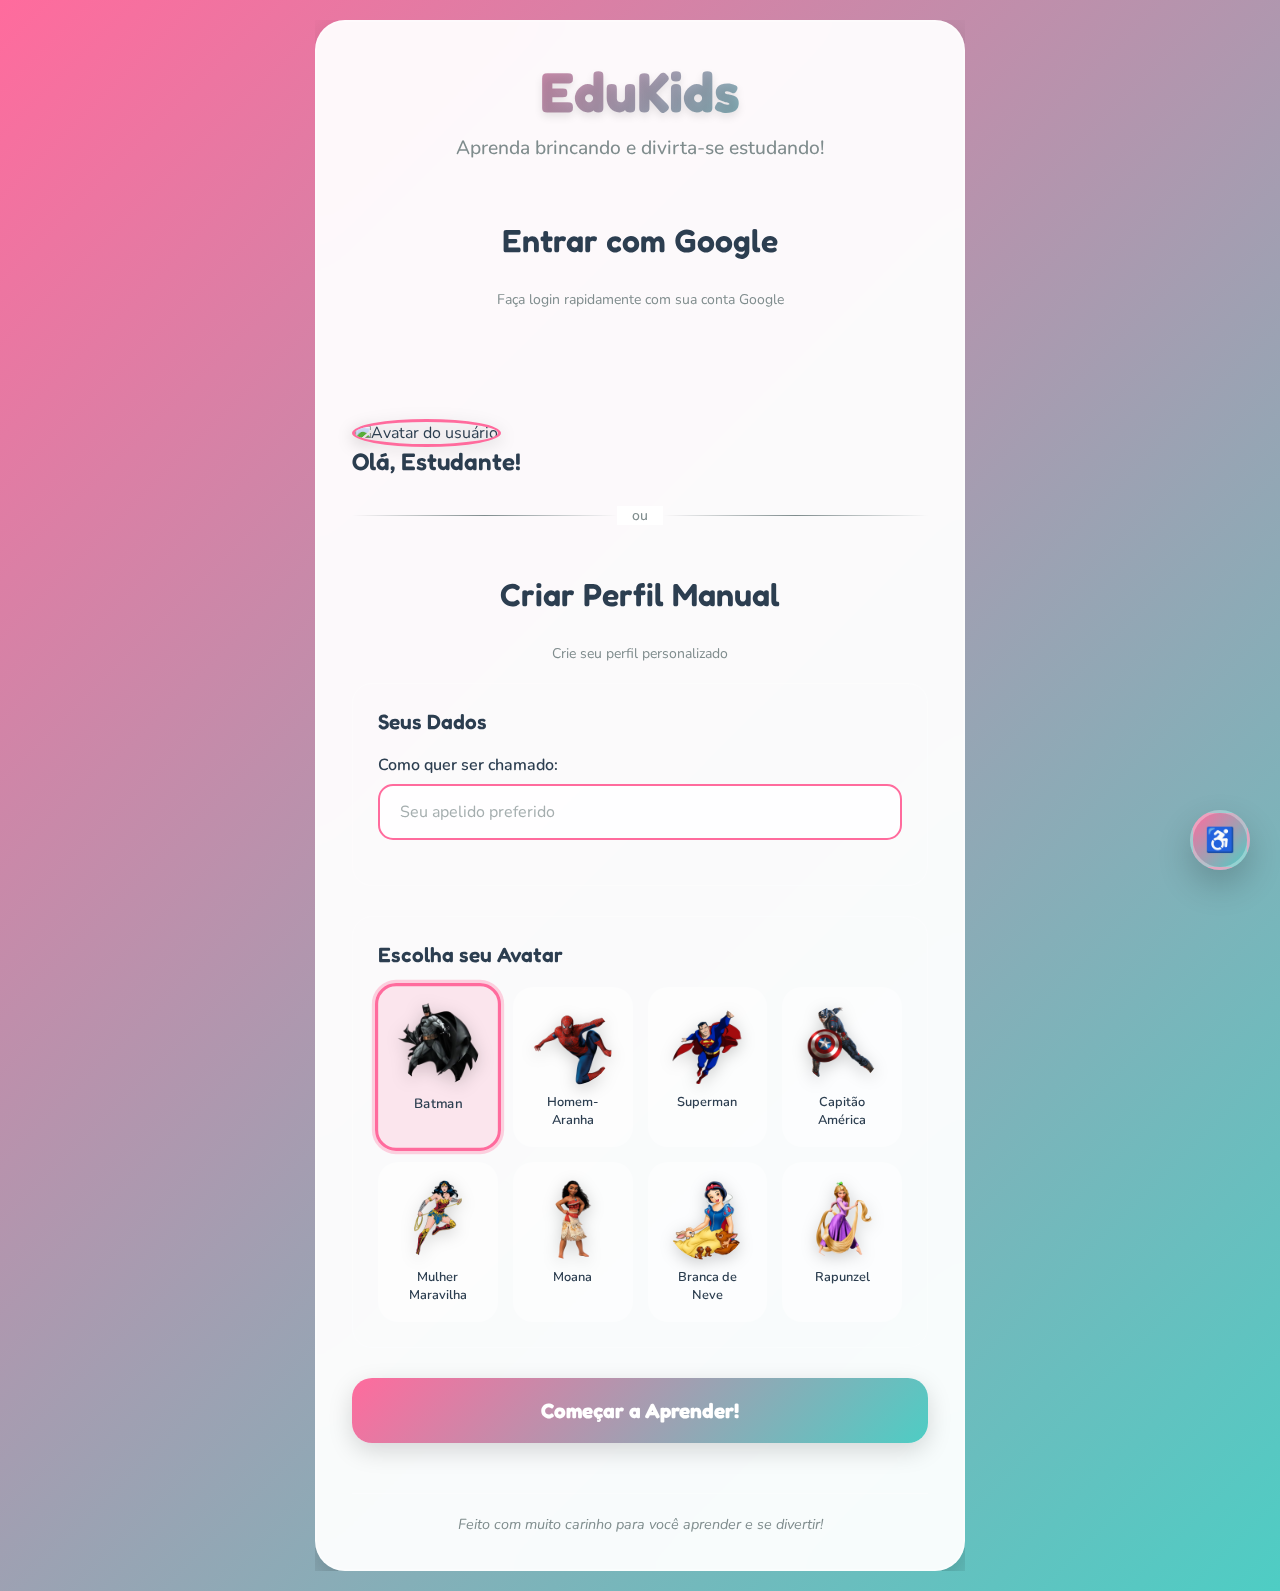
<file: index.html>
<!DOCTYPE html>
<html lang="pt-BR">
<head>
    <meta charset="UTF-8">
    <meta name="viewport" content="width=device-width, initial-scale=1.0">
    <title>EduKids - Aprenda Brincando!</title>
    <meta name="description" content="Plataforma educativa divertida para crianças aprenderem matemática, português, ciências e muito mais!">
    <link rel="preconnect" href="https://fonts.googleapis.com">
    <link rel="preconnect" href="https://fonts.gstatic.com" crossorigin>
    <link href="https://fonts.googleapis.com/css2?family=Fredoka:wght@300;400;500;600;700&family=Nunito:wght@400;500;600;700;800&display=swap" rel="stylesheet">
    <link rel="stylesheet" href="styles.css">
    <script src="https://accounts.google.com/gsi/client" async defer></script>
    <link rel="manifest" href="manifest.json">
<meta name="theme-color" content="#2196f3">

</head>
<body>
    <!-- Tela de Cadastro -->
    <div id="registration-screen" class="screen active">
        <div class="registration-container">
            <div class="registration-card">
                <div class="welcome-header">
                    <h1 class="main-title">EduKids</h1>
                    <p class="subtitle">Aprenda brincando e divirta-se estudando!</p>
                </div>
                
                <div class="registration-form">
                    <!-- Seção de Login com Google -->
                    <div class="login-section">
                        <h2 class="form-title">Entrar com Google</h2>
                        <p class="section-description">Faça login rapidamente com sua conta Google</p>
                        
                        <div id="g_id_onload"
                        data-client_id="571729346307-5vc9hud8ojo5r4p8a0loh1km27hhrk67.apps.googleusercontent.com"
                        data-callback="handleCredentialResponse"
                        data-auto_prompt="false">
                   </div>
                   
                   <div class="g_id_signin"
                   data-type="standard"
                   data-size="large"
                   data-theme="outline"></div>
                    </div>

                    <!-- Onde vai aparecer o perfil -->
                    <img id="user-avatar-img" class="user-avatar" alt="Avatar do usuário">
                    <div class="user-details">
                        <h2 id="user-greeting">Olá, Estudante!</h2>
                    </div>
                    
                    
                    <div class="divider">
                        <span>ou</span>
                    </div>
                    
                    <!-- Seção de Cadastro Manual -->
                    <div class="manual-registration-section">
                        <h2 class="form-title">Criar Perfil Manual</h2>
                        <p class="section-description">Crie seu perfil personalizado</p>
                        
                        <div class="form-section">
                            <h3 class="section-title">Seus Dados</h3>
                            <div class="input-group">   
                                <label for="student-nickname">Como quer ser chamado:</label>
                                <input type="text" id="student-nickname" placeholder="Seu apelido preferido" required>
                            </div>
                        </div>
                        
                        <div class="form-section">
                            <h3 class="section-title">Escolha seu Avatar</h3>
                            <div class="avatar-selection">
                                <div class="avatar-grid">
                                    <div class="avatar-option selected" data-avatar="1">
                                        <img src="batman.png" alt="Avatar 1">
                                        <span class="avatar-name">Batman</span>
                                    </div>
                                    <div class="avatar-option" data-avatar="2">
                                        <img src="aranha.png" alt="Avatar 2">
                                        <span class="avatar-name">Homem-Aranha</span>
                                    </div>
                                    <div class="avatar-option" data-avatar="3">
                                        <img src="super" alt="Avatar 3">
                                        <span class="avatar-name">Superman</span>
                                    </div>
                                    <div class="avatar-option" data-avatar="4">
                                        <img src="capitao.png" alt="Avatar 4">
                                        <span class="avatar-name">Capitão América</span>
                                    </div>
                                    <div class="avatar-option" data-avatar="5">
                                        <img src="mulher.png" alt="Avatar 5">
                                        <span class="avatar-name">Mulher Maravilha</span>
                                    </div>
                                    <div class="avatar-option" data-avatar="6">
                                        <img src="moana.png" alt="Avatar 6">
                                        <span class="avatar-name">Moana</span>
                                    </div>
                                    <div class="avatar-option" data-avatar="7">
                                        <img src="branca.png" alt="Avatar 7">
                                        <span class="avatar-name">Branca de Neve</span>
                                    </div>
                                    <div class="avatar-option" data-avatar="8">
                                        <img src="rapunzel.png" alt="Avatar 8">
                                        <span class="avatar-name">Rapunzel</span>
                                    </div>
                                </div>
                            </div>
                        </div>
                        
                        <button id="start-learning-btn" class="start-button">
                            <span class="button-text">Começar a Aprender!</span>
                        </button>
                    </div>
                </div>
                
                <div class="footer-message">
                    <p>Feito com muito carinho para você aprender e se divertir!</p>
                </div>
            </div>
        </div>
    </div>

    <!-- Tela Principal -->
    <div id="main-screen" class="screen">
        <header class="app-header">
            <div class="header-content">
                <div class="user-info">
                    <img id="user-avatar-img" class="user-avatar" alt="Avatar do usuário">
                    <div class="user-details">
                        <h2 id="user-greeting">Olá, Estudante!</h2>
                        <p id="user-name-display">Vamos aprender juntos!</p>
                    </div>
                </div>
                <div class="header-actions">
                    <button id="logout-btn" class="action-btn">Sair</button>
                </div>
            </div>
        </header>

        <main class="main-content">
            <div class="welcome-section">
                <h1 class="page-title">Escolha uma Matéria</h1>
                <p class="page-subtitle">Clique em uma matéria para começar a aprender!</p>
            </div>

            <div class="subjects-container">
                <div class="subject-card" data-subject="math">
                    <div class="subject-icon">M</div>
                    <h3 class="subject-title">Matemática</h3>
                    <p class="subject-description">Números, contas e problemas divertidos!</p>
                    <div class="subject-stats">
                        <span class="difficulty">⭐ ⭐ ⭐</span>
                        <span class="questions-count">8 perguntas</span>
                    </div>
                </div>

                <div class="subject-card" data-subject="portuguese">
                    <div class="subject-icon">P</div>
                    <h3 class="subject-title">Português</h3>
                    <p class="subject-description">Palavras, textos e nossa língua!</p>
                    <div class="subject-stats">
                        <span class="difficulty">⭐ ⭐ ⭐ ⭐</span>
                        <span class="questions-count">8 perguntas</span>
                    </div>
                </div>

                <div class="subject-card" data-subject="science">
                    <div class="subject-icon">C</div>
                    <h3 class="subject-title">Ciências</h3>
                    <p class="subject-description">Descubra os segredos da natureza!</p>
                    <div class="subject-stats">
                        <span class="difficulty">⭐ ⭐ ⭐ ⭐ ⭐</span>
                        <span class="questions-count">8 perguntas</span>
                    </div>
                </div>

                <div class="subject-card" data-subject="history">
                    <div class="subject-icon">H</div>
                    <h3 class="subject-title">História</h3>
                    <p class="subject-description">Uma viagem pelo tempo!</p>
                    <div class="subject-stats">
                        <span class="difficulty">⭐ ⭐ ⭐</span>
                        <span class="questions-count">8 perguntas</span>
                    </div>
                </div>

                <div class="subject-card" data-subject="geography">
                    <div class="subject-icon">G</div>
                    <h3 class="subject-title">Geografia</h3>
                    <p class="subject-description">Explore o mundo ao seu redor!</p>
                    <div class="subject-stats">
                        <span class="difficulty">⭐ ⭐</span>
                        <span class="questions-count">8 perguntas</span>
                    </div>
                </div>

                <div class="subject-card" data-subject="art">
                    <div class="subject-icon">A</div>
                    <h3 class="subject-title">Artes</h3>
                    <p class="subject-description">Cores, música e criatividade!</p>
                    <div class="subject-stats">
                        <span class="difficulty">⭐ ⭐ ⭐</span>
                        <span class="questions-count">8 perguntas</span>
                    </div>
                </div>

                <div class="subject-card" data-subject="physical_education">
                    <div class="subject-icon">E</div>
                    <h3 class="subject-title">Educação Física</h3>
                    <p class="subject-description">Esportes e movimento!</p>
                    <div class="subject-stats">
                        <span class="difficulty">⭐ ⭐</span>
                        <span class="questions-count">8 perguntas</span>
                    </div>
                </div>

                <div class="subject-card" data-subject="english">
                    <div class="subject-icon">I</div>
                    <h3 class="subject-title">Inglês</h3>
                    <p class="subject-description">Aprenda uma nova língua!</p>
                    <div class="subject-stats">
                        <span class="difficulty">⭐ ⭐ ⭐ ⭐</span>
                        <span class="questions-count">8 perguntas</span>
                    </div>
                </div>
            </div>
        </main>
    </div>

    <!-- Tela do Quiz -->
    <div id="quiz-screen" class="screen">
        <header class="quiz-header">
            <div class="quiz-info">
                <span id="current-subject" class="subject-badge">Matemática</span>
                <div class="timer">
                    <span id="time-left">3:00</span>
                </div>
                <div class="trophy-score" aria-live="polite">
                       <span id="current-points">0🏆</span>
                    <span id="trophy-delta" style="margin-left:8px;"></span>
                </div>
            </div>
        </header>

        <main class="quiz-content">
            <div class="progress-container">
                <div class="progress-bar">
                    <div id="progress-fill" class="progress-fill"></div>
                </div>
                <span id="question-counter">Pergunta 1 de 8</span>
            </div>

            <div class="question-container">
                <h2 id="question-text" class="question-text">Qual é a pergunta?</h2>
                
                <div id="options-container" class="options-container">
                    <!-- Opções serão inseridas aqui via JavaScript -->
                </div>  

                <div class="quiz-actions">
                    <button id="hint-btn" class="hint-btn">
                        Dica
                    </button>
                    <button id="next-question-btn" class="next-btn" disabled>
                        Próxima Pergunta →
                    </button>
                </div>
                
                <div class="back-button-container">
                    <button id="back-to-main" class="back-btn">← Voltar</button>
                </div>
            </div>

            <div id="hint-container" class="hint-container hidden">
                <div class="hint-content">
                    <h3>Dica</h3>
                    <img id="hint-image" class="hint-image" style="display: none;" alt="Imagem da dica">
                    <p id="hint-text">Esta é uma dica para ajudar você!</p>
                </div>
            </div>
        </main>
    </div>

    <!-- Tela de Resultado -->
    <div id="result-screen" class="screen">
        <div class="result-container">
            <div class="result-card">
                <div class="result-header">
                    <h1 class="result-title">Parabéns!</h1>
                    <div class="result-score">
                        <span id="final-score">0</span> de <span id="total-questions">8</span>
                    </div>
                    <div class="result-percentage"> 
                        <span id="score-percentage">0%</span> % de aproveitamento!<br>
                         <span id="trophy-score">0🏆</span>
                        
                    </div>
                </div>
                 
               
            
                <div class="result-message">
                    <p id="result-message-text">Você foi incrível!</p>
                </div>

                

                <div class="result-actions">
                    <button id="try-again-btn" class="action-button primary">
                        Tentar Novamente
                    </button>
                    <button id="back-to-subjects-btn" class="action-button secondary">
                        Outras Matérias
                    </button>
                </div>
            </div>
        </div>
    </div>

    <!-- Botão de Acessibilidade -->
    <div id="accessibility-btn" class="accessibility-btn" title="Configurações de Acessibilidade">
        <span class="accessibility-icon">♿</span>
    </div>

    <!-- Painel de Acessibilidade -->
    <div id="accessibility-panel" class="accessibility-panel hidden">
        <div class="accessibility-header">
            <h3>Configurações de Acessibilidade</h3>
            <button id="close-accessibility" class="close-btn">×</button>
        </div>
        
        <div class="accessibility-content">
            <!-- Controle de Tamanho de Texto -->
            <div class="accessibility-option">
                <label for="text-size-slider">Tamanho do Texto:</label>
                <div class="slider-container">
                    <input type="range" id="text-size-slider" min="100" max="200" value="100" step="10">
                    <span id="text-size-value">100%</span>
                </div>
            </div>

            <!-- Controle de Zoom -->
            <div class="accessibility-option">
                <label for="zoom-slider">Zoom da Página:</label>
                <div class="slider-container">
                    <input type="range" id="zoom-slider" min="100" max="200" value="100" step="10">
                    <span id="zoom-value">100%</span>
                </div>
            </div>

            <!-- Modo Escuro -->
            <div class="accessibility-option">
                <label class="toggle-label">
                    <input type="checkbox" id="dark-mode-toggle">
                    <span class="toggle-slider"></span>
                    Modo Escuro
                </label>
            </div>

            <!-- Efeitos Sonoros -->
            <div class="accessibility-option">
                <label class="toggle-label">
                    <input type="checkbox" id="sound-effects-toggle" checked>
                    <span class="toggle-slider"></span>
                    Efeitos Sonoros
                </label>
            </div>

            <!-- Botões de Reset -->
            <div class="accessibility-actions">
                <button id="reset-accessibility" class="reset-btn">Resetar Configurações</button>
            </div>
        </div>
    </div>

    <!-- Overlay para fechar o painel -->
    <div id="accessibility-overlay" class="accessibility-overlay hidden"></div>

    <script src="config.js"></script>
    <script src="script.js"></script>
    <script>
  if ('serviceWorker' in navigator) {
    navigator.serviceWorker.register('/service-worker.js')
      .then(() => console.log('Service Worker registrado com sucesso!'))
      .catch(err => console.log('Erro no registro do Service Worker:', err));
  }
</script>


<div id="buttonDiv"></div>

<script>
  window.onload = function () {
    google.accounts.id.initialize({
      client_id: "SEU_CLIENT_ID_DO_GOOGLE.apps.googleusercontent.com",
      callback: handleCredentialResponse
    });

    google.accounts.id.renderButton(
      document.getElementById("buttonDiv"),
      { theme: "filled_blue", size: "large" } // estilo
    );

    // google.accounts.id.prompt(); // opcional: popup automático
  };
</script>


</body>
</html>
</file>
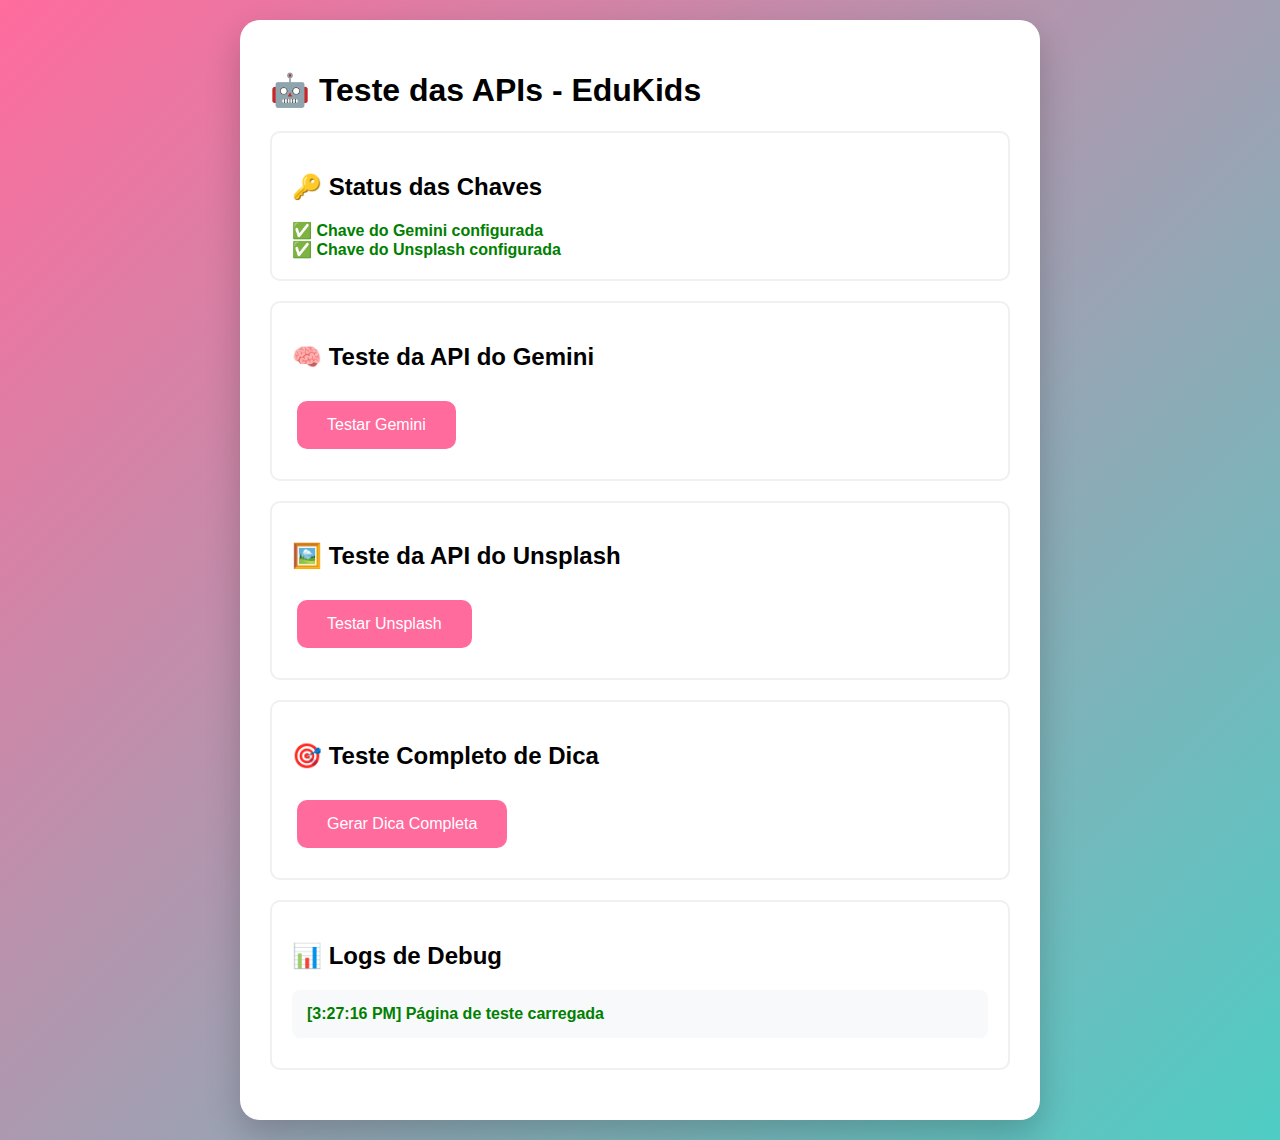
<file: test-apis.html>
<!DOCTYPE html>
<html lang="pt-BR">
<head>
    <meta charset="UTF-8">
    <meta name="viewport" content="width=device-width, initial-scale=1.0">
    <title>Teste das APIs - EduKids</title>
    <style>
        body {
            font-family: Arial, sans-serif;
            max-width: 800px;
            margin: 0 auto;
            padding: 20px;
            background: linear-gradient(135deg, #FF6B9D 0%, #4ECDC4 100%);
            min-height: 100vh;
        }
        .test-container {
            background: white;
            padding: 30px;
            border-radius: 20px;
            box-shadow: 0 15px 35px rgba(0, 0, 0, 0.2);
        }
        .test-section {
            margin: 20px 0;
            padding: 20px;
            border: 2px solid #f0f0f0;
            border-radius: 10px;
        }
        .success { color: green; font-weight: bold; }
        .error { color: red; font-weight: bold; }
        .loading { color: orange; font-weight: bold; }
        button {
            background: #FF6B9D;
            color: white;
            border: none;
            padding: 15px 30px;
            border-radius: 10px;
            cursor: pointer;
            font-size: 16px;
            margin: 10px 5px;
        }
        button:hover {
            background: #4ECDC4;
        }
        .result {
            background: #f8f9fa;
            padding: 15px;
            border-radius: 8px;
            margin: 10px 0;
            white-space: pre-wrap;
        }
        .image-test {
            max-width: 300px;
            border-radius: 10px;
            margin: 10px 0;
        }
    </style>
</head>
<body>
    <div class="test-container">
        <h1>🤖 Teste das APIs - EduKids</h1>
        
        <div class="test-section">
            <h2>🔑 Status das Chaves</h2>
            <div id="keys-status">Verificando...</div>
        </div>
        
        <div class="test-section">
            <h2>🧠 Teste da API do Gemini</h2>
            <button onclick="testGeminiAPI()">Testar Gemini</button>
            <div id="gemini-result" class="result" style="display: none;"></div>
        </div>
        
        <div class="test-section">
            <h2>🖼️ Teste da API do Unsplash</h2>
            <button onclick="testUnsplashAPI()">Testar Unsplash</button>
            <div id="unsplash-result" class="result" style="display: none;"></div>
            <img id="test-image" class="image-test" style="display: none;" alt="Imagem de teste">
        </div>
        
        <div class="test-section">
            <h2>🎯 Teste Completo de Dica</h2>
            <button onclick="testCompleteHint()">Gerar Dica Completa</button>
            <div id="hint-result" class="result" style="display: none;"></div>
            <img id="hint-image" class="image-test" style="display: none;" alt="Imagem da dica">
        </div>
        
        <div class="test-section">
            <h2>📊 Logs de Debug</h2>
            <div id="debug-logs" class="result" style="max-height: 200px; overflow-y: auto;"></div>
        </div>
    </div>

    <script src="config.js"></script>
    <script>
        let debugLogs = document.getElementById('debug-logs');
        
        function log(message, type = 'info') {
            const timestamp = new Date().toLocaleTimeString();
            const className = type === 'error' ? 'error' : type === 'success' ? 'success' : type === 'loading' ? 'loading' : '';
            debugLogs.innerHTML += `<div class="${className}">[${timestamp}] ${message}</div>`;
            debugLogs.scrollTop = debugLogs.scrollHeight;
        }
        
        // Verificar status das chaves
        function checkKeysStatus() {
            const geminiKey = getGeminiApiKey();
            const unsplashKey = getUnsplashApiKey();
            
            let status = '';
            
            if (geminiKey && geminiKey !== 'YOUR_GEMINI_API_KEY_HERE') {
                status += '<div class="success">✅ Chave do Gemini configurada</div>';
            } else {
                status += '<div class="error">❌ Chave do Gemini não configurada</div>';
            }
            
            if (unsplashKey && unsplashKey !== 'YOUR_UNSPLASH_ACCESS_KEY_HERE') {
                status += '<div class="success">✅ Chave do Unsplash configurada</div>';
            } else {
                status += '<div class="error">❌ Chave do Unsplash não configurada</div>';
            }
            
            document.getElementById('keys-status').innerHTML = status;
        }
        
        // Testar API do Gemini
        async function testGeminiAPI() {
            const resultDiv = document.getElementById('gemini-result');
            resultDiv.style.display = 'block';
            resultDiv.innerHTML = '<div class="loading">Testando API do Gemini...</div>';
            
            log('Iniciando teste da API do Gemini...', 'loading');
            
            try {
                const response = await fetch('https://generativelanguage.googleapis.com/v1beta/models/gemini-2.0-flash:generateContent', {
                    method: 'POST',
                    headers: {
                        'Content-Type': 'application/json',
                        'X-goog-api-key': getGeminiApiKey()
                    },
                    body: JSON.stringify({
                        contents: [{
                            parts: [{
                                text: 'Explique o que é matemática de forma simples para uma criança de 8 anos. Use emojis e seja divertido!'
                            }]
                        }]
                    })
                });
                
                if (!response.ok) {
                    throw new Error(`Erro HTTP: ${response.status}`);
                }
                
                const data = await response.json();
                const aiResponse = data.candidates[0].content.parts[0].text;
                
                resultDiv.innerHTML = `<div class="success">✅ Resposta da IA:</div><div>${aiResponse}</div>`;
                log('API do Gemini funcionando perfeitamente!', 'success');
                
            } catch (error) {
                resultDiv.innerHTML = `<div class="error">❌ Erro: ${error.message}</div>`;
                log(`Erro na API do Gemini: ${error.message}`, 'error');
            }
        }
        
        // Testar API do Unsplash
        async function testUnsplashAPI() {
            const resultDiv = document.getElementById('unsplash-result');
            const imageDiv = document.getElementById('test-image');
            
            resultDiv.style.display = 'block';
            resultDiv.innerHTML = '<div class="loading">Testando API do Unsplash...</div>';
            
            log('Iniciando teste da API do Unsplash...', 'loading');
            
            try {
                const response = await fetch('https://api.unsplash.com/search/photos?query=matemática educação&per_page=1&client_id=' + getUnsplashApiKey());
                
                if (!response.ok) {
                    throw new Error(`Erro HTTP: ${response.status}`);
                }
                
                const data = await response.json();
                
                if (data.results && data.results.length > 0) {
                    const imageUrl = data.results[0].urls.regular;
                    resultDiv.innerHTML = '<div class="success">✅ Imagem encontrada!</div>';
                    imageDiv.src = imageUrl;
                    imageDiv.style.display = 'block';
                    log('API do Unsplash funcionando perfeitamente!', 'success');
                } else {
                    throw new Error('Nenhuma imagem encontrada');
                }
                
            } catch (error) {
                resultDiv.innerHTML = `<div class="error">❌ Erro: ${error.message}</div>`;
                log(`Erro na API do Unsplash: ${error.message}`, 'error');
            }
        }
        
        // Teste completo de dica
        async function testCompleteHint() {
            const resultDiv = document.getElementById('hint-result');
            const imageDiv = document.getElementById('hint-image');
            
            resultDiv.style.display = 'block';
            resultDiv.innerHTML = '<div class="loading">Gerando dica completa...</div>';
            
            log('Iniciando teste completo de dica...', 'loading');
            
            try {
                // Simular a função de geração de dica do app
                const question = "João tem 5 balas e ganhou mais 3. Quantas balas ele tem agora?";
                const subjectName = "Matemática";
                
                const prompt = `Você é um professor especialista em ${subjectName} para crianças de 8-11 anos. 
                
                Pergunta: "${question}"
                
                Gere uma dica educativa, divertida e motivadora que:
                1. Use linguagem MUITO simples e amigável para crianças de 8-11 anos
                2. Use emojis coloridos e divertidos
                3. Seja específica para a pergunta, mas NÃO dê a resposta direta
                4. Ajude a criança a pensar passo a passo
                5. Seja encorajadora e positiva
                6. Use exemplos concretos e visuais
                7. Tenha no máximo 2 frases curtas
                8. Use palavras que crianças de 8-11 anos entendem
                
                Formato da resposta (JSON):
                {
                    "text": "sua dica aqui com emojis",
                    "image_prompt": "imagem educativa simples para crianças sobre o tema"
                }`;
                
                const response = await fetch('https://generativelanguage.googleapis.com/v1beta/models/gemini-2.0-flash:generateContent', {
                    method: 'POST',
                    headers: {
                        'Content-Type': 'application/json',
                        'X-goog-api-key': getGeminiApiKey()
                    },
                    body: JSON.stringify({
                        contents: [{
                            parts: [{
                                text: prompt
                            }]
                        }]
                    })
                });
                
                if (!response.ok) {
                    throw new Error(`Erro HTTP: ${response.status}`);
                }
                
                const data = await response.json();
                const aiResponse = data.candidates[0].content.parts[0].text;
                
                // Extrair JSON da resposta
                const jsonMatch = aiResponse.match(/\{[\s\S]*\}/);
                if (jsonMatch) {
                    const hintData = JSON.parse(jsonMatch[0]);
                    
                    resultDiv.innerHTML = `<div class="success">✅ Dica gerada com sucesso!</div><div>${hintData.text}</div>`;
                    
                    // Buscar imagem com termos específicos para crianças
                    const searchTerms = ['kids math', 'children counting', 'elementary math', 'numbers for kids', 'math games'];
                    let imageFound = false;
                    
                    for (const term of searchTerms) {
                        const imageResponse = await fetch(`https://api.unsplash.com/search/photos?query=${encodeURIComponent(term)}&per_page=1&client_id=` + getUnsplashApiKey());
                        if (imageResponse.ok) {
                            const imageData = await imageResponse.json();
                            if (imageData.results && imageData.results.length > 0) {
                                imageDiv.src = imageData.results[0].urls.regular;
                                imageDiv.style.display = 'block';
                                imageFound = true;
                                break;
                            }
                        }
                    }
                    
                    if (!imageFound) {
                        // Fallback para imagem educativa
                        imageDiv.src = 'https://images.unsplash.com/photo-1509228468518-180dd4864904?w=300&h=200&fit=crop&q=80';
                        imageDiv.style.display = 'block';
                    }
                    
                    log('Dica completa gerada com sucesso!', 'success');
                } else {
                    throw new Error('Resposta da IA não contém JSON válido');
                }
                
            } catch (error) {
                resultDiv.innerHTML = `<div class="error">❌ Erro: ${error.message}</div>`;
                log(`Erro na geração de dica: ${error.message}`, 'error');
            }
        }
        
        // Inicializar
        checkKeysStatus();
        log('Página de teste carregada', 'success');
    </script>
</body>
</html>
</file>
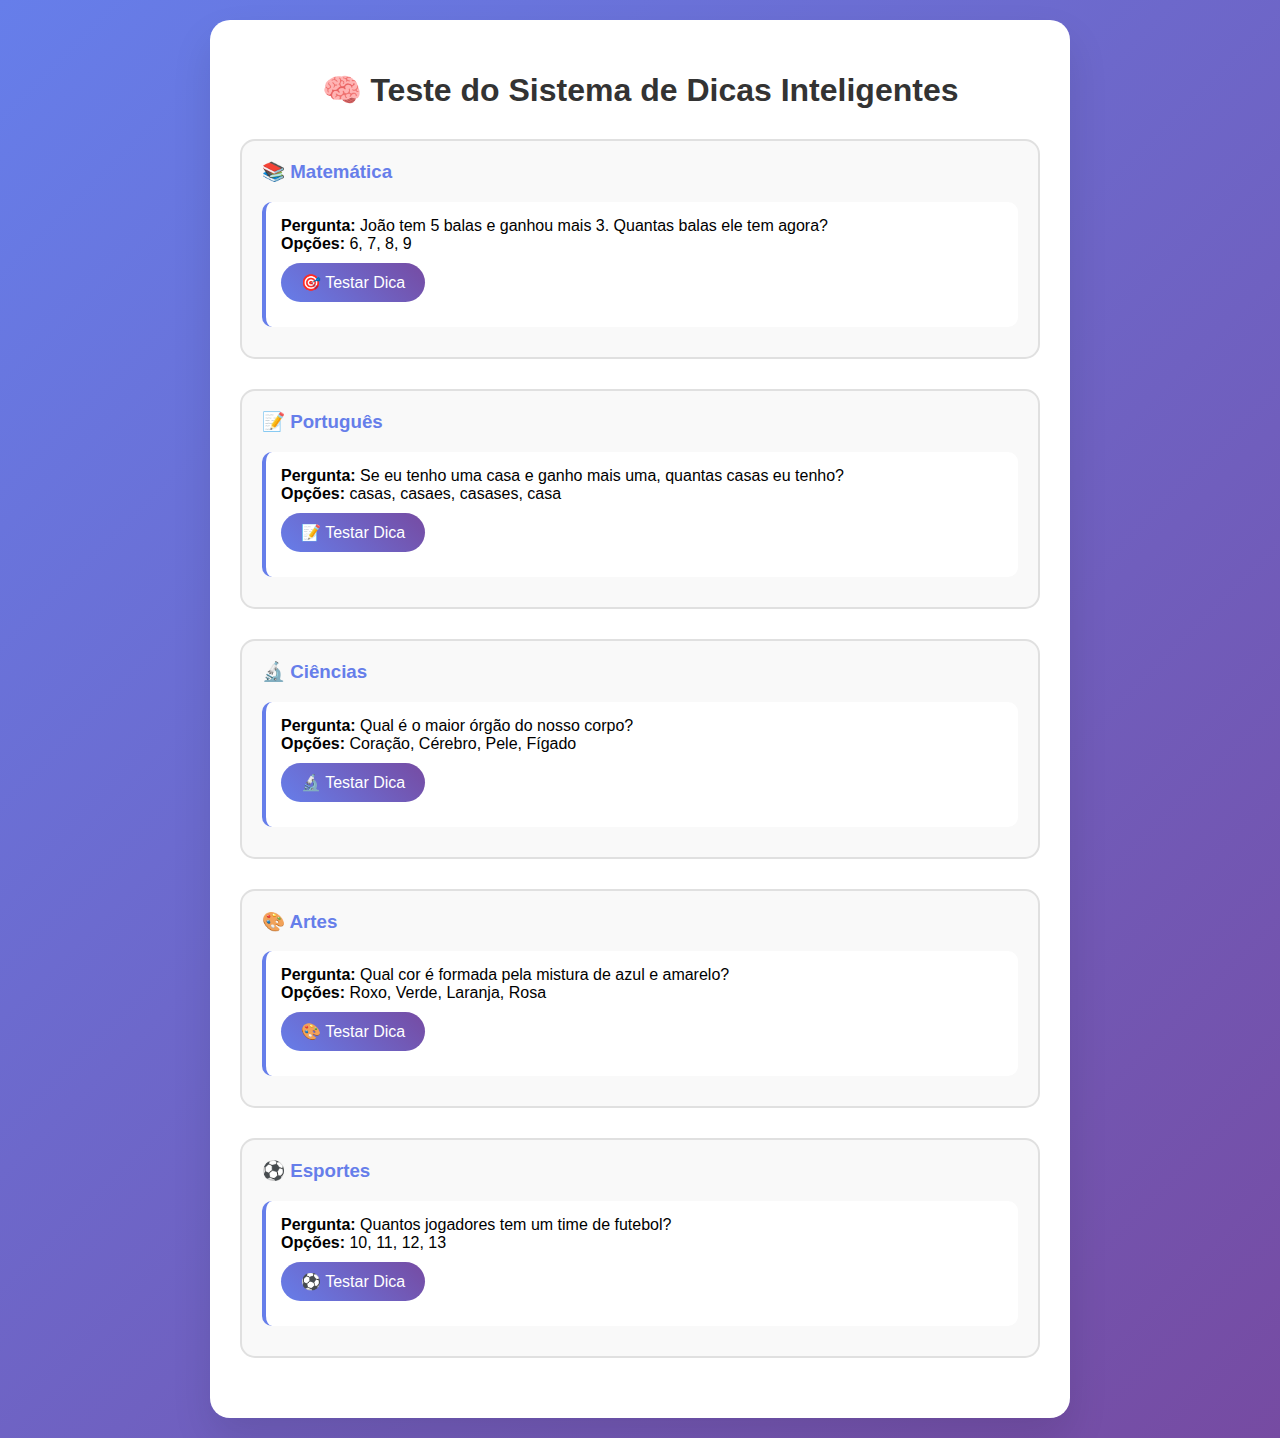
<file: test-hints.html>
<!DOCTYPE html>
<html lang="pt-BR">
<head>
    <meta charset="UTF-8">
    <meta name="viewport" content="width=device-width, initial-scale=1.0">
    <title>Teste do Sistema de Dicas - EduKids</title>
    <style>
        body {
            font-family: 'Arial', sans-serif;
            background: linear-gradient(135deg, #667eea 0%, #764ba2 100%);
            margin: 0;
            padding: 20px;
            min-height: 100vh;
        }
        
        .container {
            max-width: 800px;
            margin: 0 auto;
            background: white;
            border-radius: 20px;
            padding: 30px;
            box-shadow: 0 20px 40px rgba(0,0,0,0.1);
        }
        
        h1 {
            text-align: center;
            color: #333;
            margin-bottom: 30px;
        }
        
        .test-section {
            margin-bottom: 30px;
            padding: 20px;
            border: 2px solid #e0e0e0;
            border-radius: 15px;
            background: #f9f9f9;
        }
        
        .test-section h3 {
            color: #667eea;
            margin-top: 0;
        }
        
        .question {
            background: white;
            padding: 15px;
            border-radius: 10px;
            margin: 10px 0;
            border-left: 4px solid #667eea;
        }
        
        .hint-button {
            background: linear-gradient(45deg, #667eea, #764ba2);
            color: white;
            border: none;
            padding: 10px 20px;
            border-radius: 25px;
            cursor: pointer;
            font-size: 16px;
            margin: 10px 0;
            transition: transform 0.2s;
        }
        
        .hint-button:hover {
            transform: translateY(-2px);
        }
        
        .hint-result {
            background: #e8f5e8;
            border: 2px solid #4caf50;
            border-radius: 10px;
            padding: 15px;
            margin: 10px 0;
            display: none;
        }
        
        .hint-result.show {
            display: block;
        }
        
        .hint-text {
            font-size: 18px;
            margin-bottom: 10px;
        }
        
        .hint-image {
            max-width: 300px;
            height: 200px;
            object-fit: cover;
            border-radius: 10px;
            margin: 10px 0;
        }
        
        .loading {
            color: #667eea;
            font-style: italic;
        }
    </style>
</head>
<body>
    <div class="container">
        <h1>🧠 Teste do Sistema de Dicas Inteligentes</h1>
        
        <div class="test-section">
            <h3>📚 Matemática</h3>
            <div class="question">
                <strong>Pergunta:</strong> João tem 5 balas e ganhou mais 3. Quantas balas ele tem agora?
                <br><strong>Opções:</strong> 6, 7, 8, 9
                <br><button class="hint-button" onclick="testHint('matematica', 'João tem 5 balas e ganhou mais 3. Quantas balas ele tem agora?', ['6', '7', '8', '9'])">🎯 Testar Dica</button>
                <div class="hint-result" id="hint-matematica">
                    <div class="hint-text"></div>
                    <img class="hint-image" style="display: none;">
                </div>
            </div>
        </div>
        
        <div class="test-section">
            <h3>📝 Português</h3>
            <div class="question">
                <strong>Pergunta:</strong> Se eu tenho uma casa e ganho mais uma, quantas casas eu tenho?
                <br><strong>Opções:</strong> casas, casaes, casases, casa
                <br><button class="hint-button" onclick="testHint('portugues', 'Se eu tenho uma casa e ganho mais uma, quantas casas eu tenho?', ['casas', 'casaes', 'casases', 'casa'])">📝 Testar Dica</button>
                <div class="hint-result" id="hint-portugues">
                    <div class="hint-text"></div>
                    <img class="hint-image" style="display: none;">
                </div>
            </div>
        </div>
        
        <div class="test-section">
            <h3>🔬 Ciências</h3>
            <div class="question">
                <strong>Pergunta:</strong> Qual é o maior órgão do nosso corpo?
                <br><strong>Opções:</strong> Coração, Cérebro, Pele, Fígado
                <br><button class="hint-button" onclick="testHint('ciencias', 'Qual é o maior órgão do nosso corpo?', ['Coração', 'Cérebro', 'Pele', 'Fígado'])">🔬 Testar Dica</button>
                <div class="hint-result" id="hint-ciencias">
                    <div class="hint-text"></div>
                    <img class="hint-image" style="display: none;">
                </div>
            </div>
        </div>
        
        <div class="test-section">
            <h3>🎨 Artes</h3>
            <div class="question">
                <strong>Pergunta:</strong> Qual cor é formada pela mistura de azul e amarelo?
                <br><strong>Opções:</strong> Roxo, Verde, Laranja, Rosa
                <br><button class="hint-button" onclick="testHint('artes', 'Qual cor é formada pela mistura de azul e amarelo?', ['Roxo', 'Verde', 'Laranja', 'Rosa'])">🎨 Testar Dica</button>
                <div class="hint-result" id="hint-artes">
                    <div class="hint-text"></div>
                    <img class="hint-image" style="display: none;">
                </div>
            </div>
        </div>
        
        <div class="test-section">
            <h3>⚽ Esportes</h3>
            <div class="question">
                <strong>Pergunta:</strong> Quantos jogadores tem um time de futebol?
                <br><strong>Opções:</strong> 10, 11, 12, 13
                <br><button class="hint-button" onclick="testHint('esportes', 'Quantos jogadores tem um time de futebol?', ['10', '11', '12', '13'])">⚽ Testar Dica</button>
                <div class="hint-result" id="hint-esportes">
                    <div class="hint-text"></div>
                    <img class="hint-image" style="display: none;">
                </div>
            </div>
        </div>
    </div>

    <script src="config.js"></script>
    <script>
        // Simula o sistema de dicas do EduKids
        class HintTester {
            constructor() {
                this.subjects = {
                    'matematica': 'Matemática',
                    'portugues': 'Português', 
                    'ciencias': 'Ciências',
                    'artes': 'Artes',
                    'esportes': 'Esportes'
                };
            }
            
            async testHint(subjectKey, question, options) {
                const subjectName = this.subjects[subjectKey];
                const hintContainer = document.getElementById(`hint-${subjectKey}`);
                const hintText = hintContainer.querySelector('.hint-text');
                const hintImage = hintContainer.querySelector('.hint-image');
                
                // Mostra loading
                hintText.innerHTML = '<span class="loading">🧠 Gerando dica super inteligente...</span>';
                hintContainer.classList.add('show');
                
                try {
                    // Primeiro tenta dica inteligente pré-definida
                    const smartHint = this.getSmartHint({question, options}, subjectName);
                    if (smartHint) {
                        hintText.innerHTML = smartHint.text;
                        if (smartHint.image) {
                            hintImage.src = smartHint.image;
                            hintImage.style.display = 'block';
                        } else {
                            hintImage.style.display = 'none';
                        }
                    } else {
                        // Se não tem dica pré-definida, usa IA melhorada
                        const aiHint = await this.generateEnhancedAIHint({question, options}, subjectName);
                        if (aiHint) {
                            hintText.innerHTML = aiHint.text;
                            if (aiHint.image) {
                                hintImage.src = aiHint.image;
                                hintImage.style.display = 'block';
                            }
                        } else {
                            hintText.innerHTML = '❌ Erro ao gerar dica';
                            hintImage.style.display = 'none';
                        }
                    }
                } catch (error) {
                    console.error('Erro:', error);
                    hintText.innerHTML = '❌ Erro ao gerar dica';
                    hintImage.style.display = 'none';
                }
            }
            
            getSmartHint(question, subjectName) {
                const questionText = question.question.toLowerCase();
                
                // Dicas de contexto para Matemática - foca no processo, não na resposta
                if (subjectName === 'Matemática') {
                    if (questionText.includes('balas') || questionText.includes('brinquedos') || questionText.includes('doces')) {
                        return {
                            text: '🎯 Quando você tem algumas coisas e ganha mais, que operação matemática você faz? Pense em somar! ➕',
                            image: 'https://images.unsplash.com/photo-1509228468518-180dd4864904?w=400&h=300&fit=crop&q=80'
                        };
                    }
                }
                
                // Dicas de contexto para Português - foca nas regras, não nas respostas
                if (subjectName === 'Português') {
                    if (questionText.includes('plural') || questionText.includes('casas')) {
                        return {
                            text: '📝 Quando temos mais de uma coisa, como mudamos a palavra? Pense em adicionar uma letra no final! 🔤',
                            image: 'https://images.unsplash.com/photo-1481627834876-b7833e8f5570?w=400&h=300&fit=crop&q=80'
                        };
                    }
                }
                
                // Dicas de contexto para Ciências - foca em características, não em nomes
                if (subjectName === 'Ciências') {
                    if (questionText.includes('órgão') || questionText.includes('pele')) {
                        return {
                            text: '🦾 Qual parte do nosso corpo cobre tudo e nos protege? É o que vemos por fora! 🛡️',
                            image: 'https://images.unsplash.com/photo-1559757148-5c350d0d3c56?w=400&h=300&fit=crop&q=80'
                        };
                    }
                }
                
                // Dicas de contexto para Artes - foca em técnicas e características
                if (subjectName === 'Artes') {
                    if (questionText.includes('cor') || questionText.includes('azul') || questionText.includes('amarelo')) {
                        return {
                            text: '🎨 Misture azul + amarelo! É como misturar tinta! Que cor você acha que vai dar? 🖌️',
                            image: 'https://images.unsplash.com/photo-1541701494587-cb58502866ab?w=400&h=300&fit=crop&q=80'
                        };
                    }
                }
                
                // Dicas de contexto para Esportes - foca em regras e características
                if (subjectName === 'Esportes') {
                    if (questionText.includes('futebol') || questionText.includes('jogadores')) {
                        return {
                            text: '⚽ Um time de futebol tem 11 jogadores: 10 em campo + 1 goleiro! Conte no campo! 🥅',
                            image: 'https://images.unsplash.com/photo-1431324155629-1a6deb1dec8d?w=400&h=300&fit=crop&q=80'
                        };
                    }
                }
                
                return null;
            }
            
            async generateEnhancedAIHint(question, subjectName) {
                try {
                    if (!checkApiKeys()) {
                        throw new Error('Chaves da API não configuradas');
                    }
                    
                    const API_KEY = getGeminiApiKey();
                    
                    const prompt = `Você é um professor especialista em ${subjectName} para crianças de 8-11 anos. 

Pergunta: "${question.question}"
Opções: ${question.options.join(', ')}

CONTEXTO ESPECÍFICO:
- Matéria: ${subjectName}
- Faixa etária: 8-11 anos
- Nível: Ensino Fundamental

INSTRUÇÕES RÍGIDAS - DICAS DE CONTEXTO:
1. Use APENAS linguagem que crianças de 8-11 anos entendem perfeitamente
2. Use MUITOS emojis coloridos e divertidos (pelo menos 3-4 por dica)
3. NUNCA dê a resposta direta - apenas dê pistas sobre características
4. Foque em CONTEXTO e CARACTERÍSTICAS, não em nomes específicos
5. Use exemplos concretos e visuais que a criança pode imaginar
6. Seja encorajador e positivo
7. Máximo 2 frases curtas e simples
8. Use analogias simples (como "é como...", "imagine que...")
9. Dê pistas sobre o que procurar, não a resposta

EXEMPLOS DE BOAS DICAS DE CONTEXTO:
- História: "🚢 Era um navegador português, que chegou aqui em 1500. Foi uma grande descoberta! 🗺️"
- Ciências: "🦾 Qual parte do nosso corpo cobre tudo e nos protege? É o que vemos por fora! 🛡️"
- Matemática: "🎯 Quando você tem algumas coisas e ganha mais, que operação matemática você faz? Pense em somar! ➕"
- Português: "📝 Quando temos mais de uma coisa, como mudamos a palavra? Pense em adicionar uma letra no final! 🔤"
- Inglês: "🏠 É onde moramos com nossa família! Em inglês, começa com 'H'! 👨‍👩‍👧‍👦"

Formato da resposta (JSON):
{
    "text": "sua dica de contexto aqui com emojis",
    "image_prompt": "imagem educativa simples para crianças sobre o tema específico"
}`;
                    
                    const response = await fetch('https://generativelanguage.googleapis.com/v1beta/models/gemini-2.0-flash:generateContent', {
                        method: 'POST',
                        headers: {
                            'Content-Type': 'application/json',
                            'X-goog-api-key': API_KEY
                        },
                        body: JSON.stringify({
                            contents: [{
                                parts: [{
                                    text: prompt
                                }]
                            }]
                        })
                    });
                    
                    if (!response.ok) {
                        throw new Error(`API Error: ${response.status}`);
                    }
                    
                    const data = await response.json();
                    const aiResponse = data.candidates[0].content.parts[0].text;
                    
                    const jsonMatch = aiResponse.match(/\{[\s\S]*\}/);
                    if (jsonMatch) {
                        const hintData = JSON.parse(jsonMatch[0]);
                        
                        const imageUrl = await this.generateEnhancedImage(hintData.image_prompt, subjectName);
                        
                        return {
                            text: hintData.text,
                            image: imageUrl
                        };
                    } else {
                        throw new Error('Resposta da IA não contém JSON válido');
                    }
                    
                } catch (error) {
                    console.error('Erro na API do Gemini:', error);
                    throw error;
                }
            }
            
            async generateEnhancedImage(prompt, subjectName) {
                try {
                    const unsplashAccessKey = getUnsplashApiKey();
                    const searchTerms = this.getSubjectSpecificSearchTerms(prompt, subjectName);
                    
                    for (const term of searchTerms) {
                        const searchQuery = encodeURIComponent(term);
                        const searchResponse = await fetch(`https://api.unsplash.com/search/photos?query=${searchQuery}&per_page=3&client_id=${unsplashAccessKey}`);
                        
                        if (searchResponse.ok) {
                            const searchData = await searchResponse.json();
                            if (searchData.results && searchData.results.length > 0) {
                                const bestImage = searchData.results[0];
                                return bestImage.urls.regular;
                            }
                        }
                    }
                    
                    return this.getEducationalImage(prompt);
                    
                } catch (error) {
                    console.error('Erro ao gerar imagem:', error);
                    return this.getEducationalImage(prompt);
                }
            }
            
            getSubjectSpecificSearchTerms(prompt, subjectName) {
                const subjectTerms = {
                    'Matemática': {
                        'contar': ['kids counting fingers', 'children math', 'elementary counting', 'kids numbers'],
                        'somar': ['kids addition', 'children math', 'elementary addition', 'kids plus'],
                        'geral': ['kids math', 'children mathematics', 'elementary math', 'kids numbers', 'children counting']
                    },
                    'Português': {
                        'plural': ['kids grammar', 'children language', 'elementary grammar', 'kids words'],
                        'geral': ['kids reading', 'children books', 'elementary language', 'kids writing', 'children literacy']
                    },
                    'Ciências': {
                        'corpo': ['kids body', 'children anatomy', 'elementary biology', 'kids health'],
                        'geral': ['kids science', 'children nature', 'elementary science', 'kids biology', 'children discovery']
                    },
                    'Artes': {
                        'cores': ['kids colors', 'children painting', 'elementary art', 'kids rainbow'],
                        'geral': ['kids art', 'children creativity', 'elementary art', 'kids drawing', 'children painting']
                    },
                    'Esportes': {
                        'futebol': ['kids soccer', 'children football', 'elementary sports', 'kids ball'],
                        'geral': ['kids sports', 'children playing', 'elementary sports', 'kids exercise', 'children games']
                    }
                };
                
                const promptLower = prompt.toLowerCase();
                const subjectData = subjectTerms[subjectName] || subjectTerms['Matemática'];
                
                for (const [keyword, terms] of Object.entries(subjectData)) {
                    if (keyword !== 'geral' && promptLower.includes(keyword)) {
                        return terms;
                    }
                }
                
                return subjectData['geral'] || ['kids learning', 'children education', 'elementary school'];
            }
            
            getEducationalImage(prompt) {
                const fallbackImages = [
                    'https://images.unsplash.com/photo-1509228468518-180dd4864904?w=400&h=300&fit=crop&q=80',
                    'https://images.unsplash.com/photo-1481627834876-b7833e8f5570?w=400&h=300&fit=crop&q=80',
                    'https://images.unsplash.com/photo-1559757148-5c350d0d3c56?w=400&h=300&fit=crop&q=80',
                    'https://images.unsplash.com/photo-1541701494587-cb58502866ab?w=400&h=300&fit=crop&q=80',
                    'https://images.unsplash.com/photo-1431324155629-1a6deb1dec8d?w=400&h=300&fit=crop&q=80'
                ];
                return fallbackImages[Math.floor(Math.random() * fallbackImages.length)];
            }
        }
        
        const hintTester = new HintTester();
        
        function testHint(subject, question, options) {
            hintTester.testHint(subject, question, options);
        }
    </script>
</body>
</html>
</file>
<file: styles.css>
/* Reset e configurações básicas */
* {
    margin: 0;
    padding: 0;
    box-sizing: border-box;
}

:root {
    /* Cores principais */
    --primary-pink: #FF6B9D;
    --primary-blue: #4ECDC4;
    --primary-yellow: #FFEAA7;
    --primary-green: #96CEB4;
    --primary-purple: #A8E6CF;

    /* Cores de fundo */
    --bg-gradient: linear-gradient(135deg, #FF6B9D 0%, #4ECDC4 25%, #45B7D1 50%, #96CEB4 75%, #FFEAA7 100%);
    --card-bg: rgba(255, 255, 255, 0.95);
    --overlay-bg: rgba(0, 0, 0, 0.1);

    /* Cores de texto */
    --text-primary: #2C3E50;
    --text-secondary: #7F8C8D;
    --text-white: #FFFFFF;

    /* Sombras */
    --shadow-light: 0 4px 15px rgba(0, 0, 0, 0.1);
    --shadow-medium: 0 8px 25px rgba(0, 0, 0, 0.15);
    --shadow-heavy: 0 15px 35px rgba(0, 0, 0, 0.2);

    /* Transições */
    --transition-fast: 0.2s ease;
    --transition-normal: 0.3s ease;
    --transition-slow: 0.5s ease;
}

body {
    font-family: 'Nunito', sans-serif;
    min-height: 100vh;
    color: var(--text-primary);
    overflow-x: hidden;
    overflow-y: auto;
    height: 100%;
    margin: 0;
    padding: 0;
}

/* ===== Scrollbar Customizado ===== */
body {
    scrollbar-width: thin;
    /* Firefox */
    scrollbar-color: var(--primary-pink) rgba(0, 0, 0, 0.1);
}

/* Chrome, Edge e Safari */
::-webkit-scrollbar {
    width: 10px;
    height: 10px;
}

::-webkit-scrollbar-track {
    background: rgba(0, 0, 0, 0.05);
    border-radius: 10px;
}

::-webkit-scrollbar-thumb {
    background: var(--primary-pink);
    border-radius: 10px;
    border: 2px solid rgba(255, 255, 255, 0.5);
    transition: background 0.3s;
}

::-webkit-scrollbar-thumb:hover {
    background: var(--primary-blue);
}

/* ===== Animação gradiente ===== */
@keyframes gradientShift {
    0% {
        background-position: 0% 50%;
    }

    50% {
        background-position: 100% 50%;
    }

    100% {
        background-position: 0% 50%;
    }
}

/* Utilitários */
.hidden {
    display: none !important;
}

.screen {
    display: none;
    position: absolute;
    top: 0;
    left: 0;
    width: 100%;
    min-height: 100vh;
    overflow-y: auto;
    z-index: 1000;
}

.screen.active {
    display: block !important;
}

.screen .screen-content {
    min-height: 100vh;
    display: flex;
    flex-direction: column;
    align-items: center;
    justify-content: center;
}

#registration-screen.screen.active {
    display: flex !important;
}

#main-screen:not(.active),
#quiz-screen:not(.active),
#result-screen:not(.active) {
    display: none !important;
}

/* Tela de Cadastro */
#registration-screen {
    align-items: center;
    justify-content: center;
    padding: 20px;
    background: var(--bg-gradient);
    background-size: 400% 400%;
    animation: gradientShift 8s ease infinite;
}

#registration-screen.active,
#main-screen.active,
#quiz-screen.active,
#result-screen.active {
    display: flex !important;
}

.registration-container {
    width: 100%;
    max-width: 650px;
    /* max-height: 95vh;  ❌ tira isso */
    overflow-y: auto;
    /* ✅ ativa o scroll vertical */
    overflow-x: hidden;
    /* ✅ só corta horizontal */
    max-height: none;
    /* ✅ deixa crescer */
}

.registration-card {
    background: var(--card-bg);
    border-radius: 30px;
    padding: 35px;
    box-shadow: var(--shadow-heavy);
    backdrop-filter: blur(20px);
    border: 2px solid rgba(255, 255, 255, 0.3);
}

.welcome-header {
    text-align: center;
    margin-bottom: 40px;
}

.main-title {
    font-family: 'Fredoka', cursive;
    font-size: 3.5rem;
    font-weight: 700;
    background: linear-gradient(135deg, var(--primary-pink), var(--primary-blue));
    -webkit-background-clip: text;
    -webkit-text-fill-color: transparent;
    background-clip: text;
    margin-bottom: 10px;
    text-shadow: 0 4px 8px rgba(0, 0, 0, 0.1);
}

.subtitle {
    font-size: 1.2rem;
    color: var(--text-secondary);
    font-weight: 500;
}

.registration-form {
    margin-bottom: 30px;
}

.form-title {
    font-family: 'Fredoka', cursive;
    font-size: 2rem;
    color: var(--text-primary);
    text-align: center;
    margin-bottom: 30px;
    font-weight: 600;
}

.form-section {
    margin-bottom: 30px;
    border-radius: 20px;
    padding: 25px;
    border: 1px solid rgba(255, 255, 255, 0.3);
}

.section-title {
    font-family: 'Fredoka', cursive;
    font-size: 1.3rem;
    color: var(--text-primary);
    margin-bottom: 20px;
    font-weight: 600;
}

.input-group {
    margin-bottom: 20px;


}

.input-group label {
    display: block;
    font-weight: 600;
    color: var(--text-primary);
    margin-bottom: 8px;
    font-size: 1rem;

}

.input-group input {
    width: 100%;
    padding: 15px 20px;
    border: 2px solid rgba(255, 255, 255, 0.5);
    border-radius: 15px;
    font-size: 1rem;
    background: rgba(255, 255, 255, 0.8);
    color: var(--text-primary);
    transition: var(--transition-normal);
    font-family: 'Nunito', sans-serif;
    border: 2px solid #ff6b9d;
}

.input-group input:focus {
    outline: none;
    border-color: var(--primary-pink);
    background: rgba(255, 255, 255, 0.95);
    box-shadow: 0 0 0 3px rgba(255, 107, 157, 0.2);
}

.input-group input::placeholder {
    color: var(--text-secondary);
    opacity: 0.7;
}

/* Seleção de Avatar */
.avatar-selection {
    margin-top: 20px;
}

.avatar-grid {
    display: grid;
    grid-template-columns: repeat(4, 1fr);
    gap: 15px;
}

.avatar-option {
    display: flex;
    flex-direction: column;
    align-items: center;
    padding: 15px;
    border: 3px solid transparent;
    border-radius: 20px;
    background: rgba(255, 255, 255, 0.5);
    cursor: pointer;
    transition: var(--transition-normal);
    position: relative;
    overflow: hidden;
}

.avatar-option::before {
    content: '';
    position: absolute;
    top: 0;
    left: -100%;
    width: 100%;
    height: 100%;
    background: linear-gradient(90deg, transparent, rgba(255, 255, 255, 0.3), transparent);
    transition: left 0.6s ease;
}

.avatar-option:hover::before {
    left: 100%;
}

.avatar-option:hover {
    transform: translateY(-5px) scale(1.05);
    border-color: var(--primary-pink);
    background: rgba(255, 107, 157, 0.1);
    box-shadow: var(--shadow-medium);
}

.avatar-option.selected {
    border-color: var(--primary-pink);
    background: rgba(255, 107, 157, 0.15);
    transform: scale(1.05);
    box-shadow: 0 0 0 3px rgba(255, 107, 157, 0.3);
}

.avatar-option img {
    width: 80px;
    height: 80px;
    border-radius: 50%;
    object-fit: contain;
    object-position: center;
    margin-bottom: 8px;
    transition: var(--transition-normal);
    background: transparent;
    padding: 0;
    filter: drop-shadow(0 4px 8px rgba(0, 0, 0, 0.2));
}

.avatar-option:hover img {
    transform: scale(1.1);
}

.avatar-name {
    font-size: 0.8rem;
    font-weight: 600;
    color: var(--text-primary);
    text-align: center;
}

.last-stars {
    display: none !important;
  }

/* Botão de Início */
.start-button {
    width: 100%;
    padding: 20px;
    background: linear-gradient(135deg, var(--primary-pink), var(--primary-blue));
    border: none;
    border-radius: 20px;
    color: var(--text-white);
    font-size: 1.3rem;
    font-weight: 700;
    font-family: 'Fredoka', cursive;
    cursor: pointer;
    transition: var(--transition-normal);
    display: flex;
    align-items: center;
    justify-content: center;
    gap: 10px;
    box-shadow: var(--shadow-medium);
    position: relative;
    overflow: hidden;
}

.start-button::before {
    content: '';
    position: absolute;
    top: 0;
    left: -100%;
    width: 100%;
    height: 100%;
    background: linear-gradient(90deg, transparent, rgba(255, 255, 255, 0.2), transparent);
    transition: left 0.6s ease;
}

.start-button:hover::before {
    left: 100%;
}

.start-button:hover {
    transform: translateY(-3px);
    box-shadow: var(--shadow-heavy);
}

.start-button:active {
    transform: translateY(-1px);
}

.button-icon {
    font-size: 1.5rem;
}

.footer-message {
    text-align: center;
    padding-top: 20px;
    border-top: 1px solid rgba(255, 255, 255, 0.3);
}

.footer-message p {
    color: var(--text-secondary);
    font-style: italic;
    font-size: 0.9rem;
}

/* Tela Principal */
#main-screen {
    background: var(--bg-gradient);
    background-size: 400% 400%;
    animation: gradientShift 8s ease infinite;
    display: flex;
    flex-direction: column;
}

.app-header {
    background: rgba(255, 255, 255, 0.95);
    backdrop-filter: blur(20px);
    padding: 20px 0;
    box-shadow: var(--shadow-light);
    border-bottom: 1px solid rgba(255, 255, 255, 0.3);
}

.header-content {
    max-width: 1200px;
    margin: 0 auto;
    padding: 0 20px;
    display: flex;
    justify-content: space-between;
    align-items: center;
}

.user-info {
    display: flex;
    align-items: center;
    gap: 15px;
}

.user-avatar {
    width: 60px;
    height: 60px;
    border-radius: 50%;
    border: 3px solid var(--primary-pink);
    object-fit: contain;
    object-position: center;
    background: transparent;
    padding: 0;
    filter: drop-shadow(0 4px 8px rgba(0, 0, 0, 0.2));
}

.user-details h2 {
    font-family: 'Fredoka', cursive;
    font-size: 1.5rem;
    color: var(--text-primary);
    font-weight: 600;
}

.user-details p {
    color: var(--text-secondary);
    font-size: 0.9rem;
}

.action-btn {
    padding: 10px 20px;
    background: var(--primary-pink);
    color: var(--text-white);
    border: none;
    border-radius: 15px;
    font-weight: 600;
    cursor: pointer;
    transition: var(--transition-normal);
}

.action-btn:hover {
    background: var(--primary-blue);
    transform: translateY(-2px);
}

.main-content {
    max-width: 1200px;
    margin: 0 auto;
    padding: 40px 20px;
}

.welcome-section {
    text-align: center;
    margin-bottom: 50px;
}

.page-title {
    font-family: 'Fredoka', cursive;
    font-size: 3rem;
    color: var(--text-white);
    font-weight: 700;
    margin-bottom: 15px;
    text-shadow: 0 4px 8px rgba(0, 0, 0, 0.3);
}

.page-subtitle {
    font-size: 1.2rem;
    color: var(--text-white);
    opacity: 0.9;
    text-shadow: 0 2px 4px rgba(0, 0, 0, 0.3);
}

.subjects-container {
    display: grid;
    grid-template-columns: repeat(auto-fit, minmax(250px, 1fr));
    gap: 20px;
    max-width: 1000px;
    margin: 0 auto;
}

.subject-card {
    background: var(--card-bg);
    border-radius: 25px;
    padding: 20px;
    text-align: center;
    cursor: pointer;
    transition: var(--transition-normal);
    border: 2px solid rgba(255, 255, 255, 0.3);
    position: relative;
    overflow: hidden;
}

.subject-card::before {
    content: '';
    position: absolute;
    top: 0;
    left: 0;
    right: 0;
    height: 5px;
    background: linear-gradient(90deg, var(--primary-pink), var(--primary-blue), var(--primary-yellow));
    border-radius: 25px 25px 0 0;
}

.subject-card:hover {
    transform: translateY(-10px) scale(1.02);
    box-shadow: var(--shadow-heavy);
    border-color: var(--primary-pink);
}

.subject-icon {
    font-size: 4rem;
    margin-bottom: 20px;
    font-weight: 700;
    color: var(--primary-pink);
    text-shadow: 0 4px 8px rgba(0, 0, 0, 0.1);
}

.subject-title {
    font-family: 'Fredoka', cursive;
    font-size: 1.8rem;
    color: var(--text-primary);
    font-weight: 600;
    margin-bottom: 15px;
}

.subject-description {
    color: var(--text-secondary);
    font-size: 1rem;
    margin-bottom: 20px;
    line-height: 1.5;
}

.subject-stats {
    display: flex;
    justify-content: space-between;
    align-items: center;
    padding-top: 20px;
    border-top: 1px solid rgba(255, 255, 255, 0.3);
}

.difficulty {
    font-size: 1.2rem;
}

.questions-count {
    font-size: 0.9rem;
    color: var(--text-secondary);
    font-weight: 600;
}

/* Tela do Quiz */
#quiz-screen {
    background: var(--bg-gradient);
    background-size: 400% 400%;
    animation: gradientShift 8s ease infinite;
    display: flex;
    flex-direction: column;
}

.quiz-header {
    background: rgba(255, 255, 255, 0.95);
    backdrop-filter: blur(20px);
    padding: 15px 0;
    box-shadow: var(--shadow-light);
    border-bottom: 1px solid rgba(255, 255, 255, 0.3);
    max-width: 1200px;
    margin: 0 auto;
    padding: 20px;
    display: flex;
    justify-content: space-between;
    align-items: center;
    border-radius: 0 0 25px 25px;
}

.back-btn {
    padding: 10px 20px;
    background: var(--primary-blue);
    color: var(--text-white);
    border: none;
    border-radius: 15px;
    font-weight: 600;
    cursor: pointer;
    transition: var(--transition-normal);
}

.back-btn:hover {
    background: var(--primary-pink);
    transform: translateY(-2px);
}

.quiz-info {
    display: flex;
    align-items: center;
    gap: 20px;
    background: rgba(255, 255, 255, 0.1);
    padding: 15px 25px;
    border-radius: 20px;
    border: 2px solid rgba(255, 255, 255, 0.2);
}

.subject-badge {
    background: var(--primary-pink);
    color: var(--text-white);
    padding: 8px 16px;
    border-radius: 20px;
    font-weight: 600;
    font-size: 0.9rem;
}

.timer {
    display: flex;
    align-items: center;
    gap: 8px;
    background: var(--primary-yellow);
    color: #2C3E50;
    padding: 12px 20px;
    border-radius: 20px;
    font-weight: 700;
    font-size: 1.1rem;
    min-width: 80px;
    justify-content: center;
}


.back-button-container {
    margin-top: 30px;
    display: flex;
    justify-content: center;
}

.quiz-content {
    max-width: 800px;
    margin: 0 auto;
    padding: 30px 20px;
    flex: 1;
    display: flex;
    flex-direction: column;
    justify-content: center;
}

.progress-container {
    margin-bottom: 40px;
    text-align: center;
}

.progress-bar {
    width: 100%;
    height: 10px;
    background: rgba(255, 255, 255, 0.3);
    border-radius: 10px;
    overflow: hidden;
    margin-bottom: 15px;
}

.progress-fill {
    height: 100%;
    background: linear-gradient(90deg, var(--primary-pink), var(--primary-blue));
    border-radius: 10px;
    transition: width 0.5s ease;
    width: 0%;
}

#question-counter {
    color: var(--text-white);
    font-weight: 600;
    font-size: 1.1rem;
    text-shadow: 0 2px 4px rgba(0, 0, 0, 0.3);
}

.question-container {
    background: var(--card-bg);
    border-radius: 25px;
    padding: 40px;
    box-shadow: var(--shadow-heavy);
    backdrop-filter: blur(20px);
    border: 2px solid rgba(255, 255, 255, 0.3);
    min-height: 500px;
    display: flex;
    flex-direction: column;
    justify-content: space-between;
}

.question-text {
    font-family: 'Fredoka', cursive;
    font-size: 1.8rem;
    color: var(--text-primary);
    text-align: center;
    margin-bottom: 30px;
    font-weight: 600;
    line-height: 1.4;
}

.options-container {
    display: grid;
    gap: 15px;
    margin-bottom: 30px;
}

.option-btn {
    padding: 20px;
    background: rgba(255, 255, 255, 0.8);
    border: 2px solid rgba(255, 255, 255, 0.5);
    border-radius: 15px;
    font-size: 1.1rem;
    font-weight: 600;
    color: var(--text-primary);
    cursor: pointer;
    transition: var(--transition-normal);
    text-align: left;
    position: relative;
    overflow: hidden;
    min-height: 60px;
    display: flex;
    align-items: center;
}

.option-btn::before {
    content: '';
    position: absolute;
    top: 0;
    left: -100%;
    width: 100%;
    height: 100%;
    background: linear-gradient(90deg, transparent, rgba(255, 255, 255, 0.3), transparent);
    transition: left 0.6s ease;
}

.option-btn:hover::before {
    left: 100%;
}

.option-btn:hover {
    transform: translateY(-3px);
    border-color: var(--primary-yellow);
    background: rgba(255, 234, 167, 0.3);
    box-shadow: var(--shadow-medium);
}

.option-btn.correct {
    background: rgba(46, 204, 113, 0.2);
    border-color: #2ECC71;
    color: #27AE60;
}

.option-btn.incorrect {
    background: rgba(231, 76, 60, 0.2);
    border-color: #E74C3C;
    color: #C0392B;
}

.option-btn:disabled {
    cursor: not-allowed;
    opacity: 0.7;
}

.quiz-actions {
    display: flex;
    justify-content: space-between;
    align-items: center;
    gap: 20px;
}

.hint-btn {
    padding: 15px 25px;
    background: var(--primary-yellow);
    color: var(--text-primary);
    border: none;
    border-radius: 15px;
    font-weight: 600;
    cursor: pointer;
    transition: var(--transition-normal);
    display: flex;
    align-items: center;
    gap: 8px;
}

.hint-btn:hover {
    background: var(--primary-green);
    transform: translateY(-2px);
}

.next-btn {
    padding: 15px 30px;
    background: var(--primary-pink);
    color: var(--text-white);
    border: none;
    border-radius: 15px;
    font-weight: 600;
    cursor: pointer;
    transition: var(--transition-normal);
}

.next-btn:hover:not(:disabled) {
    background: var(--primary-blue);
    transform: translateY(-2px);
}

.next-btn:disabled {
    opacity: 0.5;
    cursor: not-allowed;
}

.hint-container {
    margin-top: 30px;
    background: rgba(255, 255, 255, 0.9);
    border-radius: 20px;
    padding: 25px;
    border: 2px solid var(--primary-yellow);
}

.hint-content h3 {
    font-family: 'Fredoka', cursive;
    color: var(--text-primary);
    margin-bottom: 15px;
    font-size: 1.3rem;
}

.hint-content p {
    color: var(--text-secondary);
    font-size: 1rem;
    line-height: 1.5;
}

.hint-image {
    width: 100%;
    max-width: 300px;
    height: 200px;
    object-fit: cover;
    border-radius: 15px;
    margin: 15px 0;
    box-shadow: var(--shadow-light);
    border: 2px solid var(--primary-yellow);
}

/* Tela de Resultado */
#result-screen {
    align-items: center;
    justify-content: center;
    padding: 20px;
    background: var(--bg-gradient);
    background-size: 400% 400%;
    animation: gradientShift 8s ease infinite;
}

.result-container {
    width: 100%;
    max-width: 500px;
}

.result-card {
    background: var(--card-bg);
    border-radius: 30px;
    padding: 50px 40px;
    text-align: center;
    box-shadow: var(--shadow-heavy);
    backdrop-filter: blur(20px);
    border: 2px solid rgba(255, 255, 255, 0.3);
}

.result-title {
    font-family: 'Fredoka', cursive;
    font-size: 2.5rem;
    color: var(--text-primary);
    margin-bottom: 20px;
    font-weight: 700;
}

.result-score {
    font-size: 3rem;
    font-weight: 700;
    color: var(--primary-pink);
    margin-bottom: 10px;
}

.result-percentage {
    font-size: 1.5rem;
    color: var(--text-secondary);
    margin-bottom: 30px;
    font-weight: 600;
}

.result-message {
    margin-bottom: 40px;
}

.result-message p {
    font-size: 1.2rem;
    color: var(--text-primary);
    font-weight: 600;
}

.result-actions {
    display: flex;
    flex-direction: column;
    gap: 15px;
}

.action-button {
    padding: 18px 30px;
    border: none;
    border-radius: 20px;
    font-size: 1.1rem;
    font-weight: 700;
    font-family: 'Fredoka', cursive;
    cursor: pointer;
    transition: var(--transition-normal);
    display: flex;
    align-items: center;
    justify-content: center;
    gap: 10px;
}

.action-button.primary {
    background: linear-gradient(135deg, var(--primary-pink), var(--primary-blue));
    color: var(--text-white);
    
}

.action-button.secondary {
    background: rgba(255, 255, 255, 0.8);
    color: var(--text-primary);
    border: 2px solid #FF6B9D;
}

.action-button:hover {
    transform: translateY(-3px);
    box-shadow: var(--shadow-medium);
}

/* ===== SISTEMA DE ACESSIBILIDADE ===== */

/* Botão de Acessibilidade Flutuante */
.accessibility-btn {
    position: fixed;
    bottom: 30px;
    right: 30px;
    width: 60px;
    height: 60px;
    background: linear-gradient(135deg, var(--primary-pink), var(--primary-blue));
    border-radius: 50%;
    display: flex;
    align-items: center;
    justify-content: center;
    cursor: pointer;
    box-shadow: var(--shadow-heavy);
    z-index: 10000;
    transition: var(--transition-normal);
    border: 3px solid rgba(255, 255, 255, 0.3);
}

.accessibility-btn:hover {
    transform: scale(1.1);
    box-shadow: 0 8px 30px rgba(0, 0, 0, 0.3);
}

.accessibility-icon {
    font-size: 24px;
    color: var(--text-white);
    font-weight: bold;
}

/* Painel de Acessibilidade */
.accessibility-panel {
    position: fixed;
    top: 50%;
    left: 50%;
    transform: translate(-50%, -50%);
    width: 90%;
    max-width: 500px;
    background: var(--card-bg);
    border-radius: 20px;
    box-shadow: var(--shadow-heavy);
    backdrop-filter: blur(20px);
    border: 2px solid rgba(255, 255, 255, 0.3);
    z-index: 10001;
    animation: slideIn 0.3s ease;
}

@keyframes slideIn {
    from {
        opacity: 0;
        transform: translate(-50%, -50%) scale(0.8);
    }

    to {
        opacity: 1;
        transform: translate(-50%, -50%) scale(1);
    }
}

.accessibility-header {
    display: flex;
    justify-content: space-between;
    align-items: center;
    padding: 20px 25px;
    border-bottom: 1px solid rgba(255, 255, 255, 0.3);
}

.accessibility-header h3 {
    font-family: 'Fredoka', cursive;
    font-size: 1.5rem;
    color: var(--text-primary);
    font-weight: 600;
    margin: 0;
}

.close-btn {
    background: none;
    border: none;
    font-size: 24px;
    color: var(--text-secondary);
    cursor: pointer;
    padding: 5px;
    border-radius: 50%;
    width: 35px;
    height: 35px;
    display: flex;
    align-items: center;
    justify-content: center;
    transition: var(--transition-normal);
}

.close-btn:hover {
    background: rgba(255, 107, 157, 0.1);
    color: var(--primary-pink);
}

.accessibility-content {
    padding: 25px;
}

.accessibility-option {
    margin-bottom: 25px;
}

.accessibility-option label {
    display: block;
    font-weight: 600;
    color: var(--text-primary);
    margin-bottom: 10px;
    font-size: 1rem;
}

/* Sliders */
.slider-container {
    display: flex;
    align-items: center;
    gap: 15px;
}

.slider-container input[type="range"] {
    flex: 1;
    height: 8px;
    border-radius: 5px;
    background: rgba(255, 255, 255, 0.3);
    outline: none;
    -webkit-appearance: none;
    appearance: none;
}

.slider-container input[type="range"]::-webkit-slider-thumb {
    -webkit-appearance: none;
    appearance: none;
    width: 20px;
    height: 20px;
    border-radius: 50%;
    background: var(--primary-pink);
    cursor: pointer;
    box-shadow: 0 2px 6px rgba(0, 0, 0, 0.2);
    transition: var(--transition-normal);
}

.slider-container input[type="range"]::-webkit-slider-thumb:hover {
    background: var(--primary-blue);
    transform: scale(1.1);
}

.slider-container input[type="range"]::-moz-range-thumb {
    width: 20px;
    height: 20px;
    border-radius: 50%;
    background: var(--primary-pink);
    cursor: pointer;
    border: none;
    box-shadow: 0 2px 6px rgba(0, 0, 0, 0.2);
}

.slider-container span {
    font-weight: 600;
    color: var(--text-primary);
    min-width: 50px;
    text-align: center;
    background: rgba(255, 107, 157, 0.1);
    padding: 5px 10px;
    border-radius: 10px;
    font-size: 0.9rem;
}

/* Toggle Switches */
.toggle-label {
    display: flex !important;
    align-items: center;
    gap: 15px;
    cursor: pointer;
    margin-bottom: 0 !important;
}

.toggle-label input[type="checkbox"] {
    display: none;
}

.toggle-slider {
    position: relative;
    width: 50px;
    height: 25px;
    background: rgba(255, 255, 255, 0.3);
    border-radius: 25px;
    transition: var(--transition-normal);
    border: 2px solid rgba(255, 255, 255, 0.5);
    -webkit-appearance: none;
    appearance: none;
}

.toggle-slider::before {
    content: '';
    position: absolute;
    top: 2px;
    left: 2px;
    width: 19px;
    height: 19px;
    background: var(--text-white);
    border-radius: 50%;
    transition: var(--transition-normal);
    box-shadow: 0 2px 4px rgba(0, 0, 0, 0.2);
}

.toggle-label input[type="checkbox"]:checked+.toggle-slider {
    background: var(--primary-pink);
    border-color: var(--primary-pink);
}

.toggle-label input[type="checkbox"]:checked+.toggle-slider::before {
    transform: translateX(25px);
}

/* Botões de Ação */
.accessibility-actions {
    margin-top: 30px;
    padding-top: 20px;
    border-top: 1px solid rgba(255, 255, 255, 0.3);
}

.reset-btn {
    width: 100%;
    padding: 15px;
    background: var(--primary-pink);
    color: var(--text-white);
    border: 2px solid var(--primary-pink);
    border-radius: 15px;
    font-weight: 600;
    cursor: pointer;
    transition: var(--transition-normal);
    font-family: 'Nunito', sans-serif;
}

.reset-btn:hover {
    background: var(--primary-blue);
    color: var(--text-white);
    border-color: var(--primary-blue);
    transform: translateY(-2px);
}

/* Overlay */
.accessibility-overlay {
    position: fixed;
    top: 0;
    left: 0;
    width: 100%;
    height: 100%;
    background: rgba(0, 0, 0, 0.5);
    z-index: 10000;
    backdrop-filter: blur(5px);
}

/* Modo Escuro */
body.dark-mode {
    --text-primary: #E8E8E8;
    --text-secondary: #B0B0B0;
    --text-white: #FFFFFF;
    --card-bg: rgba(20, 20, 20, 0.95);
    --overlay-bg: rgba(0, 0, 0, 0.5);
    --bg-gradient: linear-gradient(135deg, #000000 0%, #1a1a1a 25%, #2d2d2d 50%, #1a1a1a 75%, #000000 100%);
    background: #000000 !important;
}






body.dark-mode .accessibility-panel,
body.dark-mode .registration-card,
body.dark-mode .subject-card,
body.dark-mode .question-container,
body.dark-mode .result-card {
    background: rgba(30, 30, 30, 0.95);
    border-color: rgba(255, 255, 255, 0.1);
}

body.dark-mode .app-header,
body.dark-mode .quiz-header {
    background: rgba(30, 30, 30, 0.95);
    border-color: rgba(255, 255, 255, 0.1);
}

body.dark-mode .avatar-option{
    background-color: #232222;
}

body.dark-mode .input-group input {
    background: rgba(50, 50, 50, 0.8);
    border-color: #232222;
    color: var(--text-primary);
}

body.dark-mode .option-btn {
    background: rgba(50, 50, 50, 0.8);
    border-color: rgba(255, 255, 255, 0.2);
    color: var(--text-primary);
}

body.dark-mode .hint-container {
    background: rgba(50, 50, 50, 0.9);
    border-color: var(--primary-yellow);
}

body.dark-mode .hint-image {
    border-color: var(--primary-yellow);
    box-shadow: 0 4px 15px rgba(0, 0, 0, 0.3);
}

body.dark-mode .reset-btn {
    background: var(--primary-pink);
    color: var(--text-white);
    border-color: var(--primary-pink);
}

body.dark-mode .reset-btn:hover {
    background: var(--primary-blue);
    color: var(--text-white);
    border-color: var(--primary-blue);
}

body.dark-mode .quiz-header {
    background: rgba(20, 20, 20, 0.95);
    border-color: rgba(255, 255, 255, 0.1);
}

body.dark-mode .quiz-info {
    background: rgba(40, 40, 40, 0.8);
    border-color: rgba(255, 255, 255, 0.1);
}


body.dark-mode .timer {
    background: var(--primary-yellow);
    color: var(--text-white);
    border: 2px solid var(--primary-yellow);
}

body.dark-mode .hint-btn {
    background: var(--primary-yellow);
    color: var(--text-white);
    border: 2px solid var(--primary-yellow);
}

body.dark-mode .hint-btn:hover {
    background: var(--primary-green);
    color: var(--text-white);
    border-color: var(--primary-green);
}

body.dark-mode .option-btn.correct {
    background: rgba(46, 204, 113, 0.3);
    border-color: #2ECC71;
    color: #27AE60;
}

body.dark-mode .option-btn.incorrect {
    background: rgba(231, 76, 60, 0.3);
    border-color: #E74C3C;
    color: #C0392B;
}

/* Garantir que todos os botões tenham texto branco no modo escuro */
body.dark-mode button {
    color: #FFFFFF !important;
    text-shadow: 0 1px 2px rgba(0, 0, 0, 0.5);
}

body.dark-mode .option-btn {
    color: #FFFFFF !important;
    text-shadow: 0 1px 2px rgba(0, 0, 0, 0.5);
}

body.dark-mode .next-btn {
    color: #FFFFFF !important;
    text-shadow: 0 1px 2px rgba(0, 0, 0, 0.5);
}

body.dark-mode .back-btn {
    color: #FFFFFF !important;
    text-shadow: 0 1px 2px rgba(0, 0, 0, 0.5);
}

body.dark-mode .action-btn {
    color: #FFFFFF !important;
    text-shadow: 0 1px 2px rgba(0, 0, 0, 0.5);
}

body.dark-mode .action-button {
    color: #FFFFFF !important;
    text-shadow: 0 1px 2px rgba(0, 0, 0, 0.5);
}

body.dark-mode .start-button {
    color: #FFFFFF !important;
    text-shadow: 0 1px 2px rgba(0, 0, 0, 0.5);
    
}

body.dark-mode .hint-btn {
    color: #FFFFFF !important;
    text-shadow: 0 1px 2px rgba(0, 0, 0, 0.5);
}

/* Classes para tamanho de texto */
.text-size-small {
    font-size: 0.9em !important;
}

.text-size-normal {
    font-size: 1em !important;
}

.text-size-large {
    font-size: 1.1em !important;
}

.text-size-extra-large {
    font-size: 1.2em !important;
}

.text-size-huge {
    font-size: 1.3em !important;
}

/* Classes para zoom */
.zoom-100 {
    zoom: 1;
}

.zoom-110 {
    zoom: 1.1;
}

.zoom-120 {
    zoom: 1.2;
}

.zoom-130 {
    zoom: 1.3;
}

.zoom-140 {
    zoom: 1.4;
}

.zoom-150 {
    zoom: 1.5;
}

.zoom-160 {
    zoom: 1.6;
}

.zoom-170 {
    zoom: 1.7;
}

.zoom-180 {
    zoom: 1.8;
}

.zoom-190 {
    zoom: 1.9;
}

.zoom-200 {
    zoom: 2;
}

/* Responsividade */
@media (max-width: 768px) {
    .main-title {
        font-size: 2.5rem;
    }

    .page-title {
        font-size: 2rem;
    }

    .avatar-grid {
        grid-template-columns: repeat(3, 1fr);
    }

    .subjects-container {
        grid-template-columns: 1fr;
    }

    .quiz-actions {
        flex-direction: column;
    }

    .result-actions {
        flex-direction: column;
    }

    /* Acessibilidade responsiva */
    .accessibility-panel {
        width: 95%;
        max-width: none;
    }

    .accessibility-btn {
        bottom: 20px;
        right: 20px;
        width: 50px;
        height: 50px;
    }

    .accessibility-icon {
        font-size: 20px;
    }
}

@media (max-width: 480px) {
    .registration-card {
        padding: 25px;
    }

    .main-title {
        font-size: 2rem;
    }

    .avatar-grid {
        grid-template-columns: repeat(2, 1fr);
    }

    .question-container {
        padding: 25px;
    }

    .question-text {
        font-size: 1.4rem;
    }

    /* Acessibilidade mobile */
    .accessibility-panel {
        width: 98%;
        margin: 10px;
    }

    .accessibility-content {
        padding: 20px;
    }

    .accessibility-option {
        margin-bottom: 20px;
    }

    .slider-container {
        flex-direction: column;
        gap: 10px;
        align-items: stretch;
    }

    .slider-container span {
        text-align: center;
    }
}

/* ===== Seções de Login e Cadastro ===== */
.login-section {
    text-align: center;
    padding: 20px 0;
}

.manual-registration-section {
    padding: 20px 0;
}

.section-description {
    color: var(--text-secondary);
    font-size: 14px;
    margin-bottom: 20px;
    text-align: center;
}

/* ===== Google Sign-In ===== */
.divider {
    display: flex;
    align-items: center;
    margin: 30px 0;
    text-align: center;
}

.divider::before,
.divider::after {
    content: '';
    flex: 1;
    height: 1px;
    background: linear-gradient(90deg, transparent, var(--text-secondary), transparent);
}

.divider span {
    padding: 0 15px;
    color: var(--text-secondary);
    font-size: 14px;
    font-weight: 500;
    background: var(--card-bg);
}

/* Forçar o botão do Google a aparecer */
.g_id_signin {
    display: block !important;
    min-height: 50px;
    margin: 20px auto;
  }
  

/* Estilização do botão do Google */
.g_id_signin iframe {
    border-radius: 8px !important;
    box-shadow: var(--shadow-light) !important;
    transition: var(--transition-normal) !important;
}

.g_id_signin iframe:hover {
    box-shadow: var(--shadow-medium) !important;
    transform: translateY(-2px);
}

/* Responsividade para o Google Sign-In */
@media (max-width: 768px) {
    .g_id_signin {
        margin-top: 15px;
    }
    
    .divider {
        margin: 25px 0;
    }
    
    .login-section,
    .manual-registration-section {
        padding: 15px 0;
    }
}
</file>
